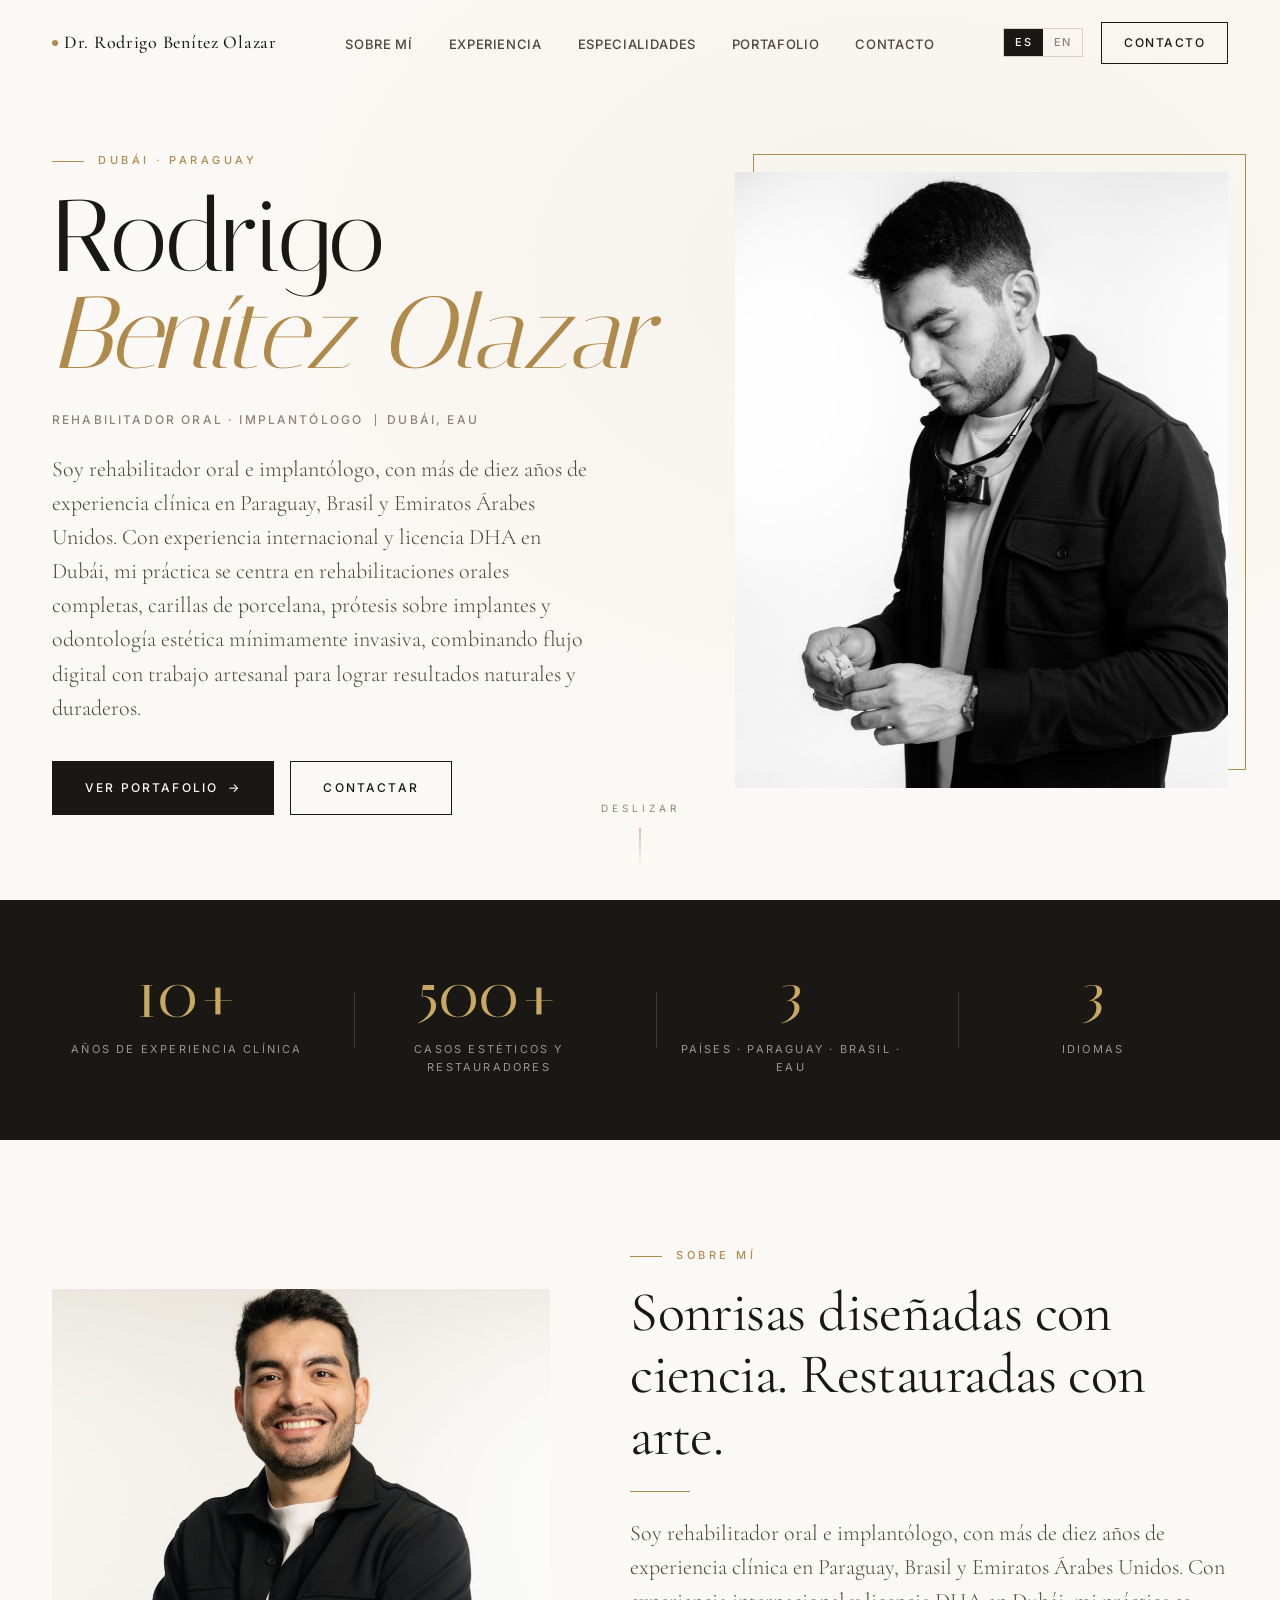
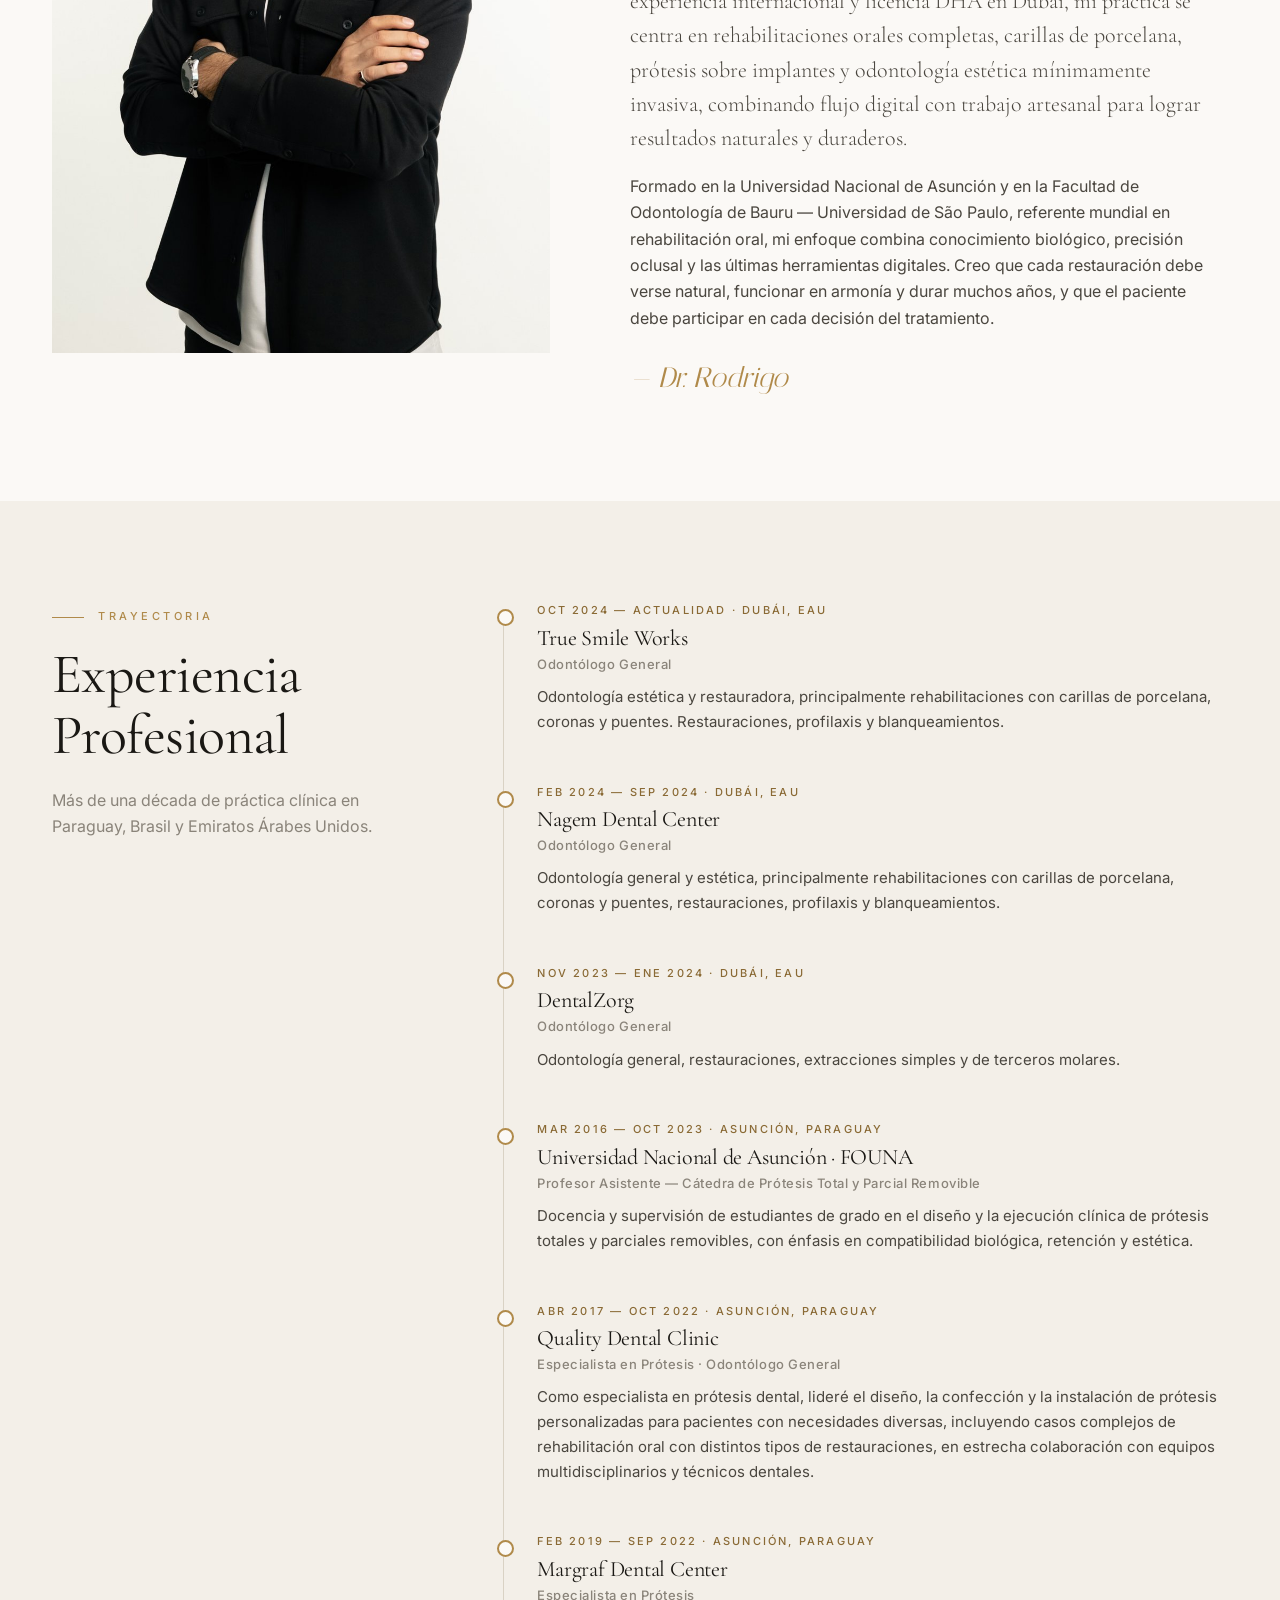
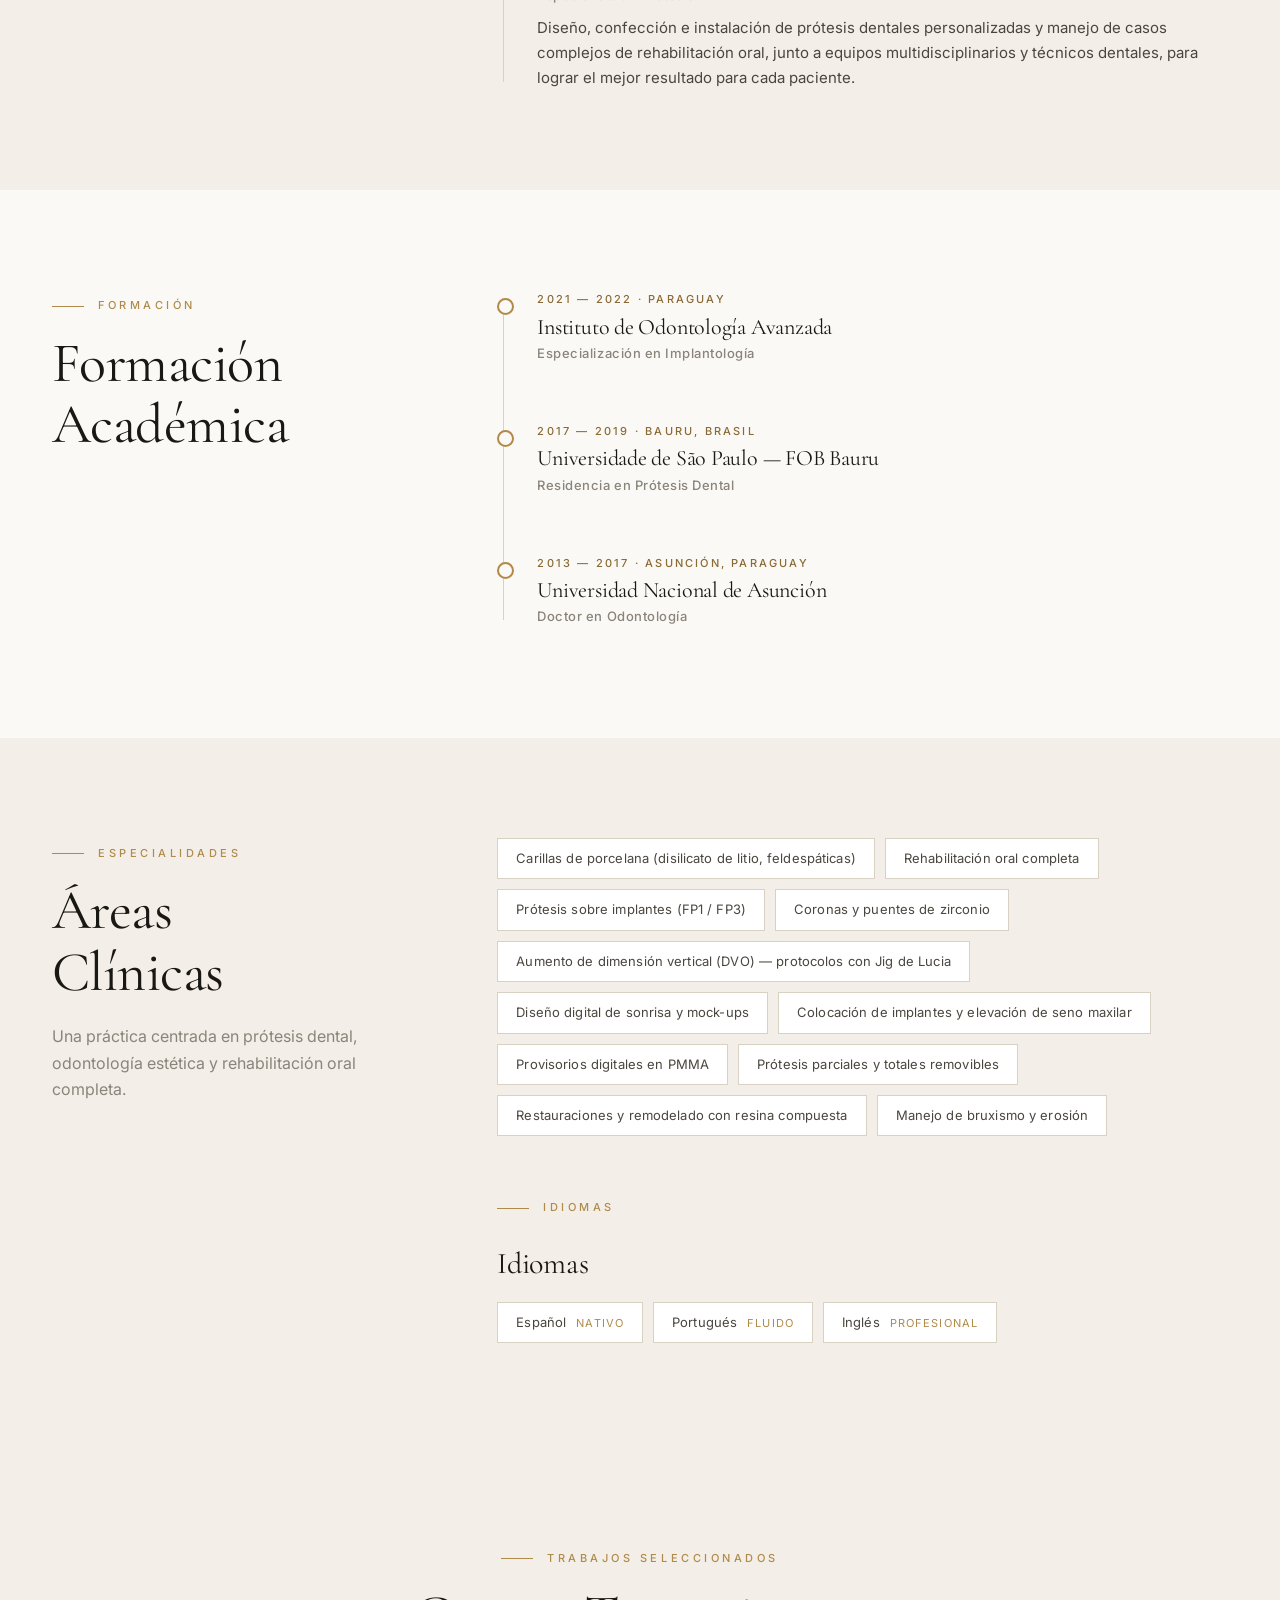
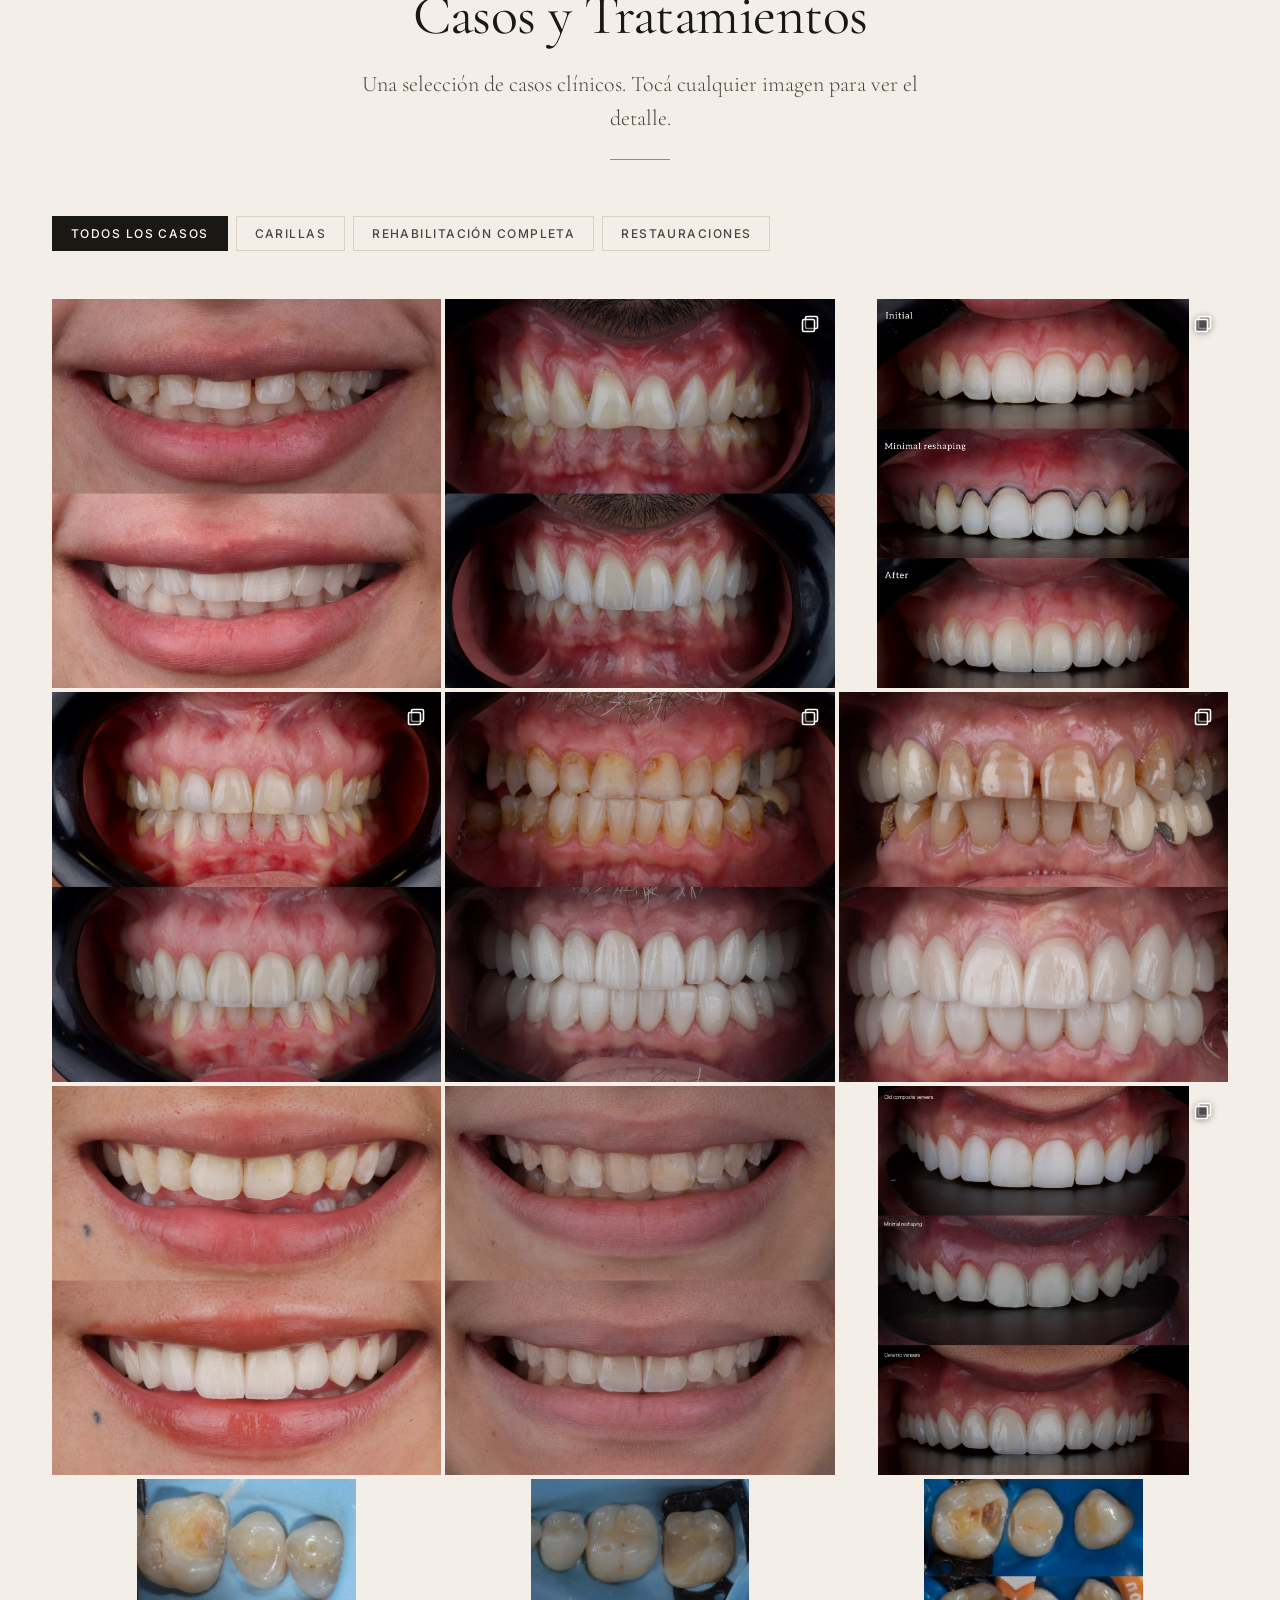
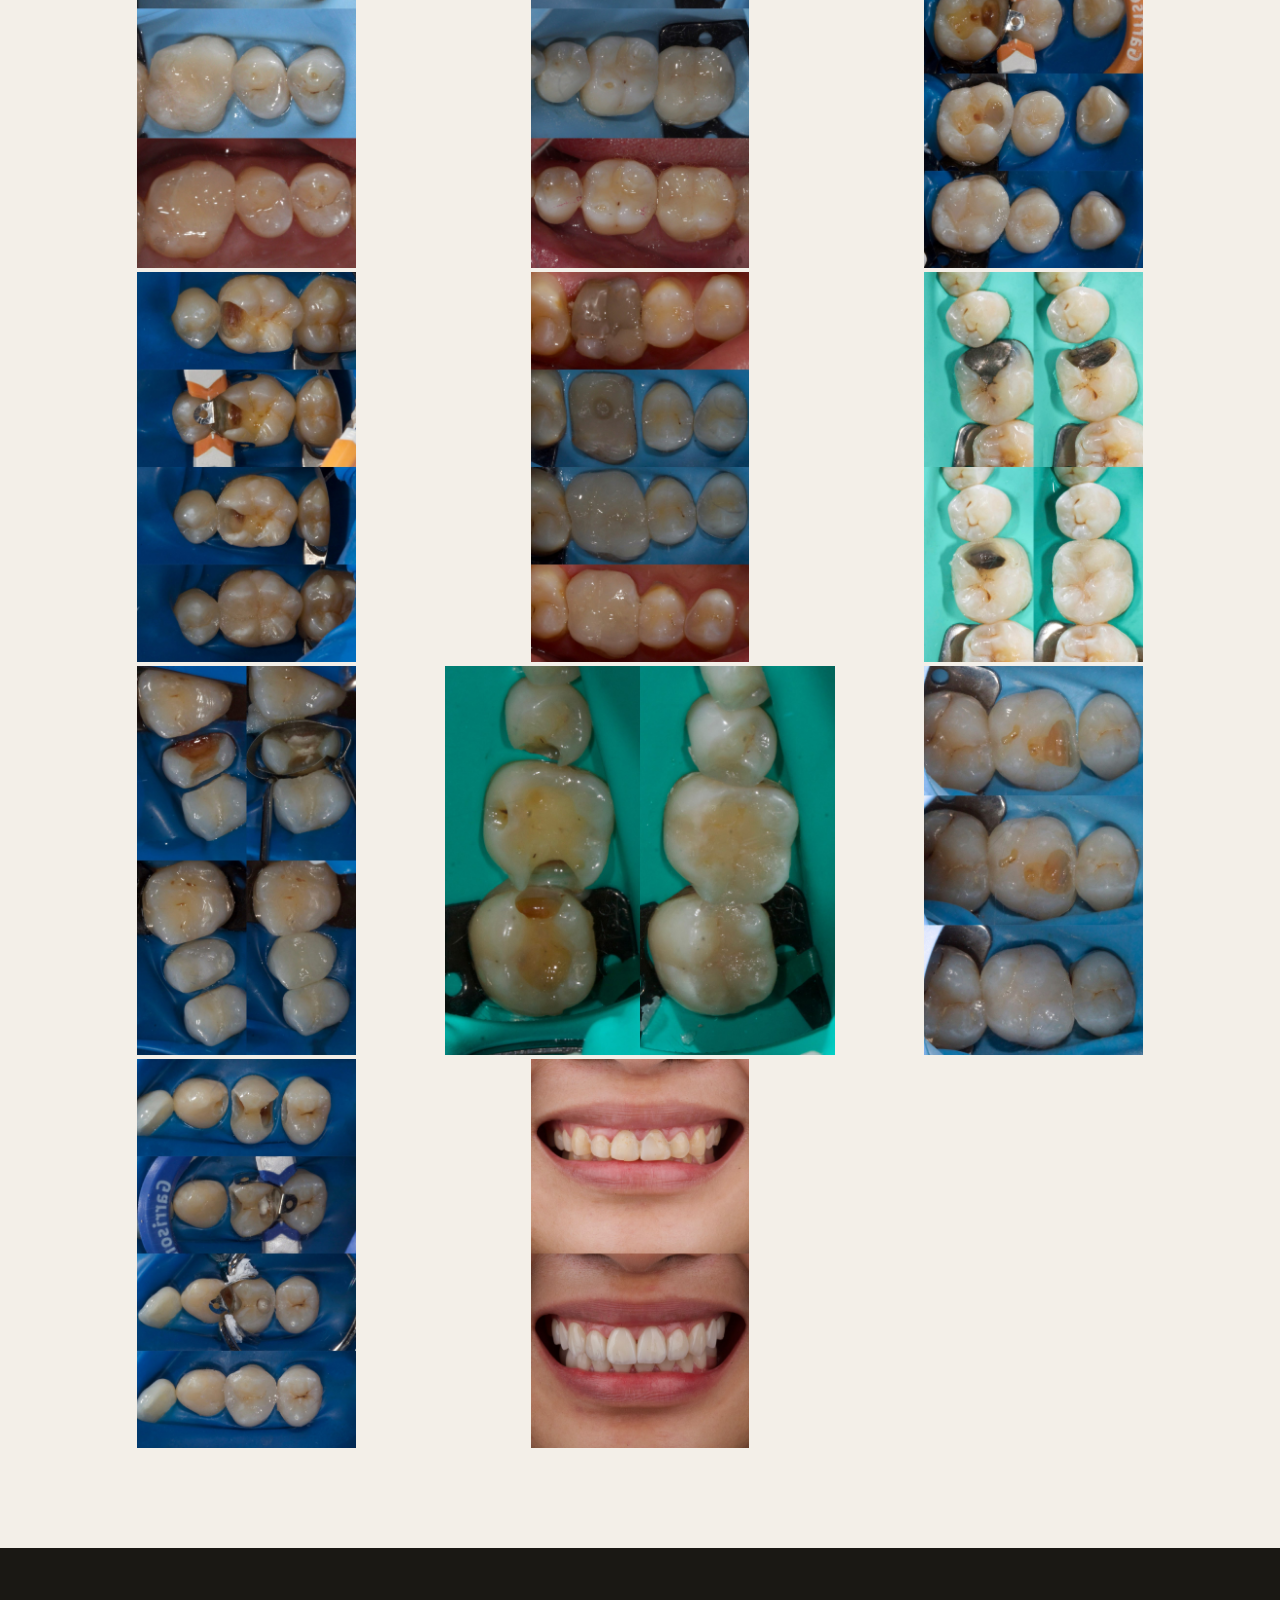
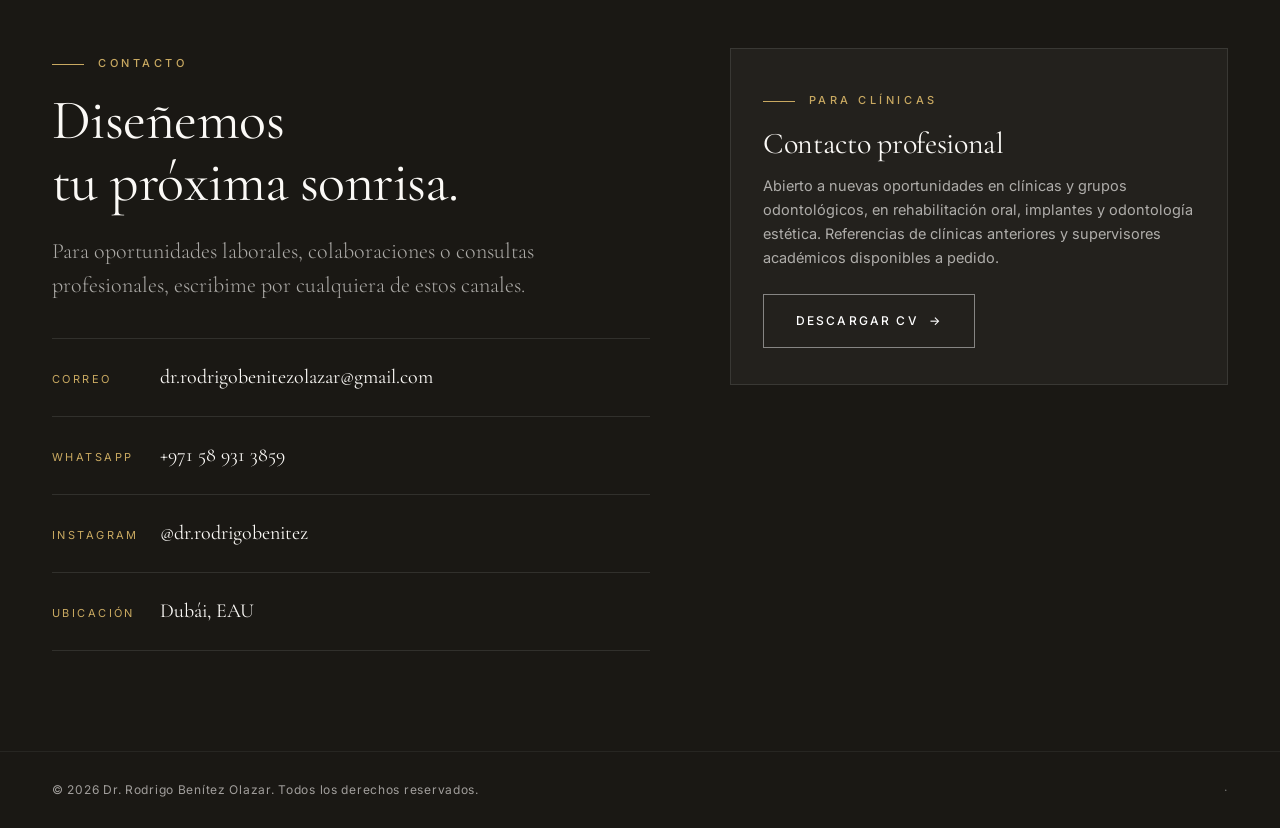
<file: index.html>
<!DOCTYPE html>
<html lang="es">
<head>
  <meta charset="UTF-8" />
  <meta name="viewport" content="width=device-width, initial-scale=1.0" />
  <meta name="theme-color" content="#1a1814" />
  <title>Dr. Rodrigo Benítez Olazar — Rehabilitador Oral · Implantólogo</title>
  <meta name="description" content="Rehabilitador oral e implantólogo paraguayo, con experiencia internacional y licencia DHA en Dubái. Carillas de porcelana, rehabilitación oral completa y prótesis sobre implantes." />
  <meta property="og:title" content="Dr. Rodrigo Benítez Olazar — Rehabilitador Oral · Implantólogo" />
  <meta property="og:description" content="Sonrisas diseñadas con ciencia. Restauradas con arte." />
  <meta property="og:image" content="assets/profile/cover-portrait.jpg" />
  <link rel="icon" type="image/svg+xml" href="data:image/svg+xml,%3Csvg xmlns='http://www.w3.org/2000/svg' viewBox='0 0 100 100'%3E%3Crect width='100' height='100' fill='%231a1814'/%3E%3Ctext x='50' y='68' font-family='Georgia,serif' font-size='62' fill='%23b08a4a' text-anchor='middle'%3ER%3C/text%3E%3C/svg%3E" />
  <link rel="stylesheet" href="css/styles.css?v=20261015-3" />
</head>
<body>

  <!-- ==================== NAV ==================== -->
  <header class="nav" id="nav">
    <div class="container nav-inner">
      <a href="#top" class="brand"><span class="dot"></span>Dr. Rodrigo Benítez Olazar</a>
      <nav>
        <ul class="nav-links">
          <li><a href="#about" data-i18n="nav.about">About</a></li>
          <li><a href="#experience" data-i18n="nav.experience">Experience</a></li>
          <li><a href="#skills" data-i18n="nav.skills">Skills</a></li>
          <li><a href="#portfolio" data-i18n="nav.portfolio">Portfolio</a></li>
          <li><a href="#contact" data-i18n="nav.contact">Contact</a></li>
        </ul>
      </nav>
      <div class="nav-right">
        <div class="lang-switch" role="group" aria-label="Idioma / Language">
          <button type="button" data-lang="es">ES</button><button type="button" data-lang="en">EN</button>
        </div>
        <a href="#contact" class="nav-cta" data-i18n="nav.cta">Get in touch</a>
      </div>
      <button class="menu-toggle" id="menuToggle" aria-label="Menu">
        <span></span><span></span><span></span>
      </button>
    </div>
    <div class="mobile-menu" id="mobileMenu">
      <a href="#about" data-i18n="nav.about">About</a>
      <a href="#experience" data-i18n="nav.experience">Experience</a>
      <a href="#skills" data-i18n="nav.skills">Skills</a>
      <a href="#portfolio" data-i18n="nav.portfolio">Portfolio</a>
      <a href="#contact" data-i18n="nav.contact">Contact</a>
      <div class="lang-switch" role="group" aria-label="Idioma / Language">
        <button type="button" data-lang="es">ES</button><button type="button" data-lang="en">EN</button>
      </div>
    </div>
  </header>

  <!-- ==================== HERO ==================== -->
  <section class="hero" id="top">
    <div class="container">
      <div class="hero-grid">
        <div class="hero-text reveal">
          <span class="eyebrow" data-edit="profile.eyebrow">Dubái · Paraguay</span>
          <h1>
            <span class="light" data-edit-fn="firstName">Rodrigo</span><br/>
            <span class="accent" data-edit-fn="lastName">Benítez Olazar</span>
          </h1>
          <div class="hero-meta">
            <span data-edit="profile.title">Rehabilitador Oral · Implantólogo</span>
            <span data-edit="profile.location">Dubái, EAU</span>
          </div>
          <p class="lead" data-edit="profile.intro">
            I am a DHA-licensed prosthodontist with over a decade of clinical experience...
          </p>
          <div class="hero-cta">
            <a href="#portfolio" class="btn btn-primary btn-arrow" data-i18n="hero.portfolio">View Portfolio</a>
            <a href="#contact" class="btn btn-ghost" data-i18n="hero.contact">Contact me</a>
          </div>
        </div>

        <div class="hero-portrait reveal">
          <div class="frame">
            <img src="assets/profile/cover-portrait.jpg" alt="Dr. Rodrigo Benítez Olazar" data-edit-img="hero" />
          </div>
        </div>
      </div>
    </div>
    <div class="scroll-hint" data-i18n="hero.scroll">Scroll</div>
  </section>

  <!-- ==================== STATS ==================== -->
  <section class="stats">
    <div class="container">
      <div class="stats-grid" id="statsGrid"></div>
    </div>
  </section>

  <!-- ==================== ABOUT ==================== -->
  <section id="about">
    <div class="container">
      <div class="about-grid">
        <div class="about-image reveal">
          <img src="assets/profile/about-portrait.jpg" alt="Dr. Rodrigo Benítez Olazar" data-edit-img="about" />
        </div>
        <div class="about-text reveal">
          <span class="eyebrow" data-i18n="about.eyebrow">About</span>
          <h2 data-edit="profile.tagline">Smiles designed with science. Restored with art.</h2>
          <div class="divider"></div>
          <p class="lead" data-edit="profile.intro">
            I am a DHA-licensed prosthodontist...
          </p>
          <p style="margin-top: 18px;" data-edit="profile.about"></p>
          <p class="signature" data-edit="profile.signature">— Dr. Rodrigo</p>
        </div>
      </div>
    </div>
  </section>

  <!-- ==================== EXPERIENCE ==================== -->
  <section id="experience" style="background: var(--bg-alt);">
    <div class="container">
      <div class="split">
        <div class="col-title">
          <span class="eyebrow" data-i18n="exp.eyebrow">Career</span>
          <h2 data-i18n="exp.title">Professional<br/>Experience</h2>
          <p class="muted" style="margin-top: 18px; max-width: 320px;" data-i18n="exp.desc">Over a decade of clinical practice across Paraguay, Brazil and the United Arab Emirates.</p>
        </div>
        <div class="col-content">
          <div class="timeline" id="experienceList"></div>
        </div>
      </div>
    </div>
  </section>

  <!-- ==================== EDUCATION ==================== -->
  <section id="education">
    <div class="container">
      <div class="split">
        <div class="col-title">
          <span class="eyebrow" data-i18n="edu.eyebrow">Education</span>
          <h2 data-i18n="edu.title">Academic<br/>Background</h2>
        </div>
        <div class="col-content">
          <div class="timeline" id="educationList"></div>
        </div>
      </div>
    </div>
  </section>

  <!-- ==================== SKILLS & LANGUAGES ==================== -->
  <section id="skills" style="background: var(--bg-alt);">
    <div class="container">
      <div class="split">
        <div class="col-title">
          <span class="eyebrow" data-i18n="skills.eyebrow">Expertise</span>
          <h2 data-i18n="skills.title">Clinical<br/>Skills</h2>
          <p class="muted" style="margin-top: 18px; max-width: 320px;" data-i18n="skills.desc">A focused practice anchored in prosthodontics, aesthetic dentistry and full-mouth rehabilitation.</p>
        </div>
        <div class="col-content">
          <div class="tags" id="skillsList"></div>

          <div style="margin-top: 56px;">
            <span class="eyebrow" data-i18n="lang.eyebrow">Languages</span>
            <h3 style="margin-bottom: 22px; margin-top: 12px;" data-i18n="lang.title">Spoken</h3>
            <div class="tags" id="languagesList"></div>
          </div>
        </div>
      </div>
    </div>
  </section>

  <!-- ==================== PORTFOLIO ==================== -->
  <section id="portfolio" class="portfolio">
    <div class="container">
      <div class="center" style="margin-bottom: 56px;">
        <span class="eyebrow" data-i18n="port.eyebrow">Selected Work</span>
        <h2 data-i18n="port.title">Cases &amp; Treatments</h2>
        <p class="lead" style="max-width: 620px; margin: 18px auto 0;" data-i18n="port.desc">A curated selection of clinical cases. Tap any image to view details.</p>
        <div class="divider center-d"></div>
      </div>

      <div class="case-filter" id="caseFilter"></div>
      <div class="case-grid case-grid-square" id="caseGrid"></div>
    </div>
  </section>

  <!-- ==================== CONTACT ==================== -->
  <section id="contact" class="contact">
    <div class="container">
      <div class="contact-grid">
        <div>
          <span class="eyebrow" data-i18n="contact.eyebrow">Get in touch</span>
          <h2 data-i18n="contact.title">Let's design<br/>your next smile.</h2>
          <p class="lead" style="margin-top: 14px;" data-i18n="contact.desc">For consultations, professional inquiries or collaboration opportunities, please reach out via any of the channels below.</p>

          <ul class="contact-list">
            <li><span class="ico" data-i18n="contact.email">Email</span><a class="val" id="cEmail" href="mailto:dr.rodrigobenitezolazar@gmail.com">dr.rodrigobenitezolazar@gmail.com</a></li>
            <li><span class="ico" data-i18n="contact.whatsapp">WhatsApp</span><a class="val" id="cPhone" href="https://wa.me/971589313859" target="_blank" rel="noopener">+971 58 931 3859</a></li>
            <li><span class="ico" data-i18n="contact.instagram">Instagram</span><a class="val" id="cIg" href="https://www.instagram.com/dr.rodrigobenitez/" target="_blank" rel="noopener">@dr.rodrigobenitez</a></li>
            <li><span class="ico" data-i18n="contact.location">Location</span><span class="val" id="cLoc">—</span></li>
          </ul>
        </div>
        <div class="contact-side">
          <span class="eyebrow" data-i18n="side.eyebrow">For clinics</span>
          <h3 data-i18n="side.title">Professional contact</h3>
          <p data-i18n="side.desc"></p>
          <div style="margin-top: 24px;">
            <a href="assets/cv/CV-Rodrigo-Benitez-Olazar-ES.pdf" download id="downloadCv" class="btn btn-ghost btn-arrow" style="border-color: rgba(255,255,255,.45); color: white;" data-i18n="side.cv">Descargar CV</a>
          </div>
        </div>
      </div>
    </div>
  </section>

  <!-- ==================== FOOTER ==================== -->
  <footer>
    <div class="container">
      <div>© <span id="year"></span> Dr. Rodrigo Benítez Olazar. <span data-i18n="footer.rights">All rights reserved.</span></div>
      <div><a href="admin.html" style="color: rgba(255,255,255,.4);">·</a></div>
    </div>
  </footer>

  <!-- ==================== LIGHTBOX (carousel) ==================== -->
  <div class="lightbox" id="lightbox" aria-hidden="true">
    <button class="lb-close" id="lbClose" aria-label="Close">×</button>
    <button class="lb-nav lb-prev" id="lbPrev" aria-label="Previous">‹</button>
    <button class="lb-nav lb-next" id="lbNext" aria-label="Next">›</button>
    <div class="lb-stage" id="lbStage">
      <div class="lb-track" id="lbTrack"></div>
    </div>
    <div class="lb-meta">
      <div class="lb-cat" id="lbCat">—</div>
      <div class="lb-dots" id="lbDots"></div>
      <div class="lb-counter" id="lbCounter">1 / 1</div>
    </div>
  </div>

  <!-- Admin badge -->
  <div class="admin-badge" id="adminBadge">Admin mode · <a href="#" id="adminExit" style="color:white;text-decoration:underline;margin-left:6px;">Exit</a></div>

  <script src="data/content.js?v=20261015-3"></script>
  <script src="js/i18n.js?v=20261015-3"></script>
  <script src="js/main.js?v=20261015-3"></script>
</body>
</html>
</file>
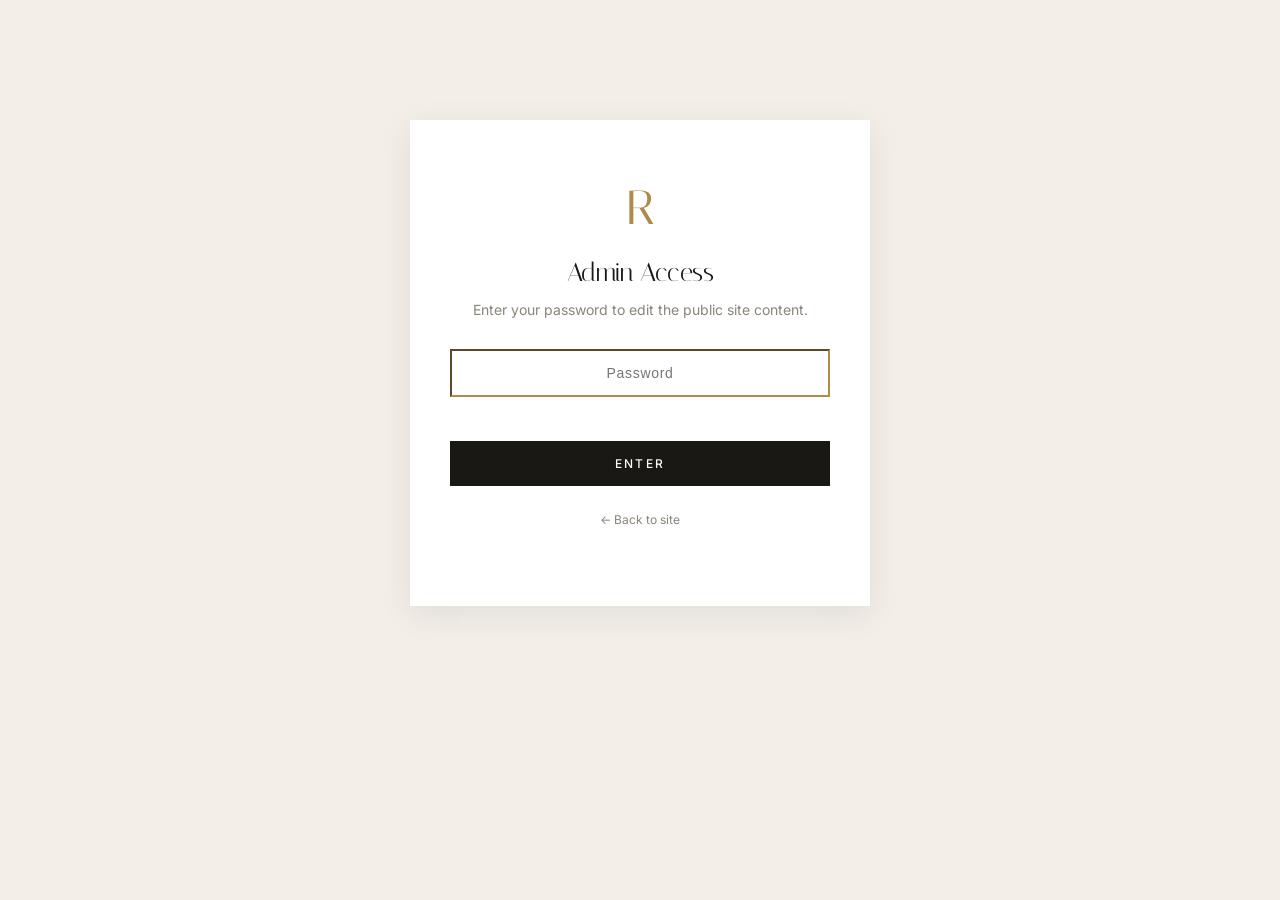
<file: admin.html>
<!DOCTYPE html>
<html lang="en">
<head>
  <meta charset="UTF-8" />
  <meta name="viewport" content="width=device-width, initial-scale=1.0" />
  <title>Admin · Dr. Rodrigo Benítez Olazar</title>
  <link rel="stylesheet" href="css/styles.css" />
  <style>
    body { background: var(--bg-alt); padding: 40px 0; }
    .admin-wrap { max-width: 980px; margin: 0 auto; padding: 0 22px; }
    .admin-card {
      background: white;
      padding: 40px 44px;
      box-shadow: var(--shadow-md);
      margin-bottom: 24px;
    }
    .admin-card h2 { font-size: 28px; margin-bottom: 20px; }
    .admin-row {
      display: grid;
      grid-template-columns: 200px 1fr;
      gap: 20px;
      align-items: start;
      padding: 14px 0;
      border-bottom: 1px solid var(--line);
    }
    .admin-row:last-child { border-bottom: 0; }
    .admin-row label {
      font-size: 12px;
      letter-spacing: 0.18em;
      text-transform: uppercase;
      color: var(--ink-mute);
      font-weight: 500;
      padding-top: 8px;
    }
    input[type="text"], input[type="email"], input[type="tel"], textarea, select {
      width: 100%;
      padding: 10px 12px;
      border: 1px solid var(--line);
      background: white;
      font-family: var(--sans);
      font-size: 14px;
      color: var(--ink);
      transition: border-color .2s;
    }
    input:focus, textarea:focus { outline: none; border-color: var(--gold); }
    textarea { resize: vertical; min-height: 80px; line-height: 1.5; }
    .admin-row.full { grid-template-columns: 1fr; }
    .admin-actions {
      display: flex;
      gap: 14px;
      margin-top: 24px;
      flex-wrap: wrap;
    }
    .login-screen {
      max-width: 460px;
      margin: 80px auto;
      padding: 48px 40px;
      background: white;
      box-shadow: var(--shadow-md);
      text-align: center;
    }
    .login-screen .logo {
      font-family: var(--display);
      font-size: 48px;
      color: var(--gold);
      margin-bottom: 14px;
    }
    .login-screen h1 { font-size: 26px; margin-bottom: 12px; }
    .login-screen p { color: var(--ink-mute); margin-bottom: 28px; font-size: 14px; }
    .login-screen input {
      width: 100%;
      padding: 14px 16px;
      font-size: 14px;
      letter-spacing: 0.05em;
      margin-bottom: 18px;
      text-align: center;
    }
    .login-screen .btn { width: 100%; justify-content: center; padding: 14px; }
    .err { color: #c4434a; font-size: 13px; margin-top: -8px; margin-bottom: 18px; min-height: 16px; }
    .item-card {
      background: var(--bg-alt);
      padding: 20px 22px;
      margin-bottom: 14px;
      position: relative;
      border-left: 3px solid var(--gold);
    }
    .item-card .remove {
      position: absolute;
      top: 12px;
      right: 12px;
      width: 26px; height: 26px;
      background: transparent;
      border: 1px solid var(--line);
      color: var(--ink-mute);
      font-size: 14px;
      border-radius: 50%;
    }
    .item-card .remove:hover { border-color: #c4434a; color: #c4434a; }
    .add-btn {
      padding: 10px 18px;
      border: 1px dashed var(--line);
      background: transparent;
      color: var(--ink-mute);
      font-size: 12px;
      letter-spacing: 0.16em;
      text-transform: uppercase;
      width: 100%;
      transition: all .2s;
    }
    .add-btn:hover { border-color: var(--gold); color: var(--gold); border-style: solid; }
    .toast {
      position: fixed;
      bottom: 30px; right: 30px;
      background: var(--ink); color: white;
      padding: 14px 22px;
      font-size: 13px;
      box-shadow: var(--shadow-lg);
      transform: translateY(100px);
      transition: transform .3s var(--transition);
      z-index: 200;
    }
    .toast.show { transform: translateY(0); }
    .toast.error { background: #c4434a; }
    .preview-link {
      display: inline-block;
      font-size: 12px;
      color: var(--gold);
      letter-spacing: 0.15em;
      text-transform: uppercase;
      margin-top: 6px;
    }
    .help-text { font-size: 12.5px; color: var(--ink-mute); margin-top: 6px; line-height: 1.5; }
    .image-edit { display: flex; gap: 14px; align-items: center; }
    .image-edit img { width: 80px; height: 80px; object-fit: cover; }
    .tabs {
      display: flex;
      gap: 0;
      margin-bottom: 24px;
      border-bottom: 1px solid var(--line);
    }
    .tab {
      padding: 14px 22px;
      font-size: 12px;
      letter-spacing: 0.15em;
      text-transform: uppercase;
      color: var(--ink-mute);
      border-bottom: 2px solid transparent;
      margin-bottom: -1px;
      cursor: pointer;
      font-weight: 500;
    }
    .tab.active { color: var(--ink); border-bottom-color: var(--gold); }
    .tab-pane { display: none; }
    .tab-pane.active { display: block; }
  </style>
</head>
<body>

  <!-- Login screen -->
  <div id="loginScreen" class="login-screen">
    <div class="logo">R</div>
    <h1>Admin Access</h1>
    <p>Enter your password to edit the public site content.</p>
    <input type="password" id="pwd" placeholder="Password" autocomplete="current-password" />
    <div class="err" id="loginErr"></div>
    <button class="btn btn-primary" id="loginBtn">Enter</button>
    <p style="margin-top: 24px; font-size: 12px;"><a href="index.html" style="color: var(--ink-mute);">← Back to site</a></p>
  </div>

  <!-- Editor screen -->
  <div id="editorScreen" class="admin-wrap" style="display:none;">

    <div class="admin-card">
      <div style="display:flex; justify-content: space-between; align-items: center; flex-wrap: wrap; gap: 18px;">
        <div>
          <h2 style="margin:0;">Content Editor</h2>
          <p class="muted" style="margin-top: 6px; font-size: 13px;">Changes are saved locally to your browser. Use <strong>Export JSON</strong> to update the published site.</p>
        </div>
        <div class="admin-actions" style="margin: 0;">
          <button class="btn btn-ghost" id="previewBtn">Preview site</button>
          <button class="btn btn-primary" id="saveBtn">Save changes</button>
          <button class="btn btn-ghost" id="exportBtn">Export JSON</button>
          <button class="btn btn-ghost" id="logoutBtn" style="border-color: #c4434a; color: #c4434a;">Log out</button>
        </div>
      </div>

      <p class="help-text" style="margin-top: 18px;">
        <strong>How publishing works:</strong> after editing, click <em>Save</em> to preview your changes locally,
        then <em>Export JSON</em> to download an updated <code>content.json</code>. Replace the file in
        <code>data/content.json</code> in your repository and commit — GitHub Pages will update automatically.
      </p>
    </div>

    <div class="admin-card">
      <div class="tabs" id="tabs">
        <div class="tab active" data-tab="profile">Profile</div>
        <div class="tab" data-tab="experience">Experience</div>
        <div class="tab" data-tab="education">Education</div>
        <div class="tab" data-tab="skills">Skills · Languages</div>
        <div class="tab" data-tab="cases">Cases</div>
        <div class="tab" data-tab="stats">Stats</div>
      </div>

      <!-- Profile tab -->
      <div class="tab-pane active" data-pane="profile">
        <div class="admin-row"><label>Full name</label><input type="text" data-bind="profile.name" /></div>
        <div class="admin-row"><label>Title</label><input type="text" data-bind="profile.title" /></div>
        <div class="admin-row"><label>Subtitle</label><input type="text" data-bind="profile.subtitle" /></div>
        <div class="admin-row"><label>Tagline (hero)</label><input type="text" data-bind="profile.tagline" /></div>
        <div class="admin-row"><label>Intro paragraph</label><textarea data-bind="profile.intro" rows="5"></textarea></div>
        <div class="admin-row"><label>Email</label><input type="email" data-bind="profile.email" /></div>
        <div class="admin-row"><label>Phone</label><input type="tel" data-bind="profile.phone" /></div>
        <div class="admin-row"><label>Instagram handle</label><input type="text" data-bind="profile.instagram" /></div>
        <div class="admin-row"><label>Instagram URL</label><input type="text" data-bind="profile.instagramUrl" /></div>
        <div class="admin-row"><label>Location</label><input type="text" data-bind="profile.location" /></div>
        <div class="admin-row"><label>License</label><input type="text" data-bind="profile.license" /></div>
        <div class="admin-row"><label>Nationality</label><input type="text" data-bind="profile.nationality" /></div>
      </div>

      <!-- Experience tab -->
      <div class="tab-pane" data-pane="experience">
        <div id="experienceList"></div>
        <button class="add-btn" id="addExperience">+ Add experience</button>
      </div>

      <!-- Education tab -->
      <div class="tab-pane" data-pane="education">
        <div id="educationList"></div>
        <button class="add-btn" id="addEducation">+ Add education</button>
      </div>

      <!-- Skills/Languages tab -->
      <div class="tab-pane" data-pane="skills">
        <h3 style="margin-bottom: 12px;">Skills</h3>
        <p class="help-text" style="margin-bottom: 16px;">One skill per line.</p>
        <textarea id="skillsTextarea" rows="14" style="width:100%;"></textarea>

        <h3 style="margin: 30px 0 12px;">Languages</h3>
        <p class="help-text" style="margin-bottom: 16px;">Format: <code>Name | Level</code> (e.g., <code>English | Professional</code>). One per line.</p>
        <textarea id="langsTextarea" rows="6" style="width:100%;"></textarea>
      </div>

      <!-- Cases tab -->
      <div class="tab-pane" data-pane="cases">
        <p class="help-text" style="margin-bottom: 18px;">
          To update images, place new files in the <code>assets/cases/</code> folder of your repo (e.g. <code>case-22-before.jpg</code>) and reference them below.
          Drag the cards or use ↑↓ buttons to reorder.
        </p>
        <div id="casesList"></div>
        <button class="add-btn" id="addCase">+ Add case</button>
      </div>

      <!-- Stats tab -->
      <div class="tab-pane" data-pane="stats">
        <div id="statsList"></div>
        <button class="add-btn" id="addStat">+ Add stat</button>
      </div>
    </div>
  </div>

  <div class="toast" id="toast"></div>

  <script src="data/content.js"></script>
  <script src="js/admin.js"></script>
</body>
</html>
</file>
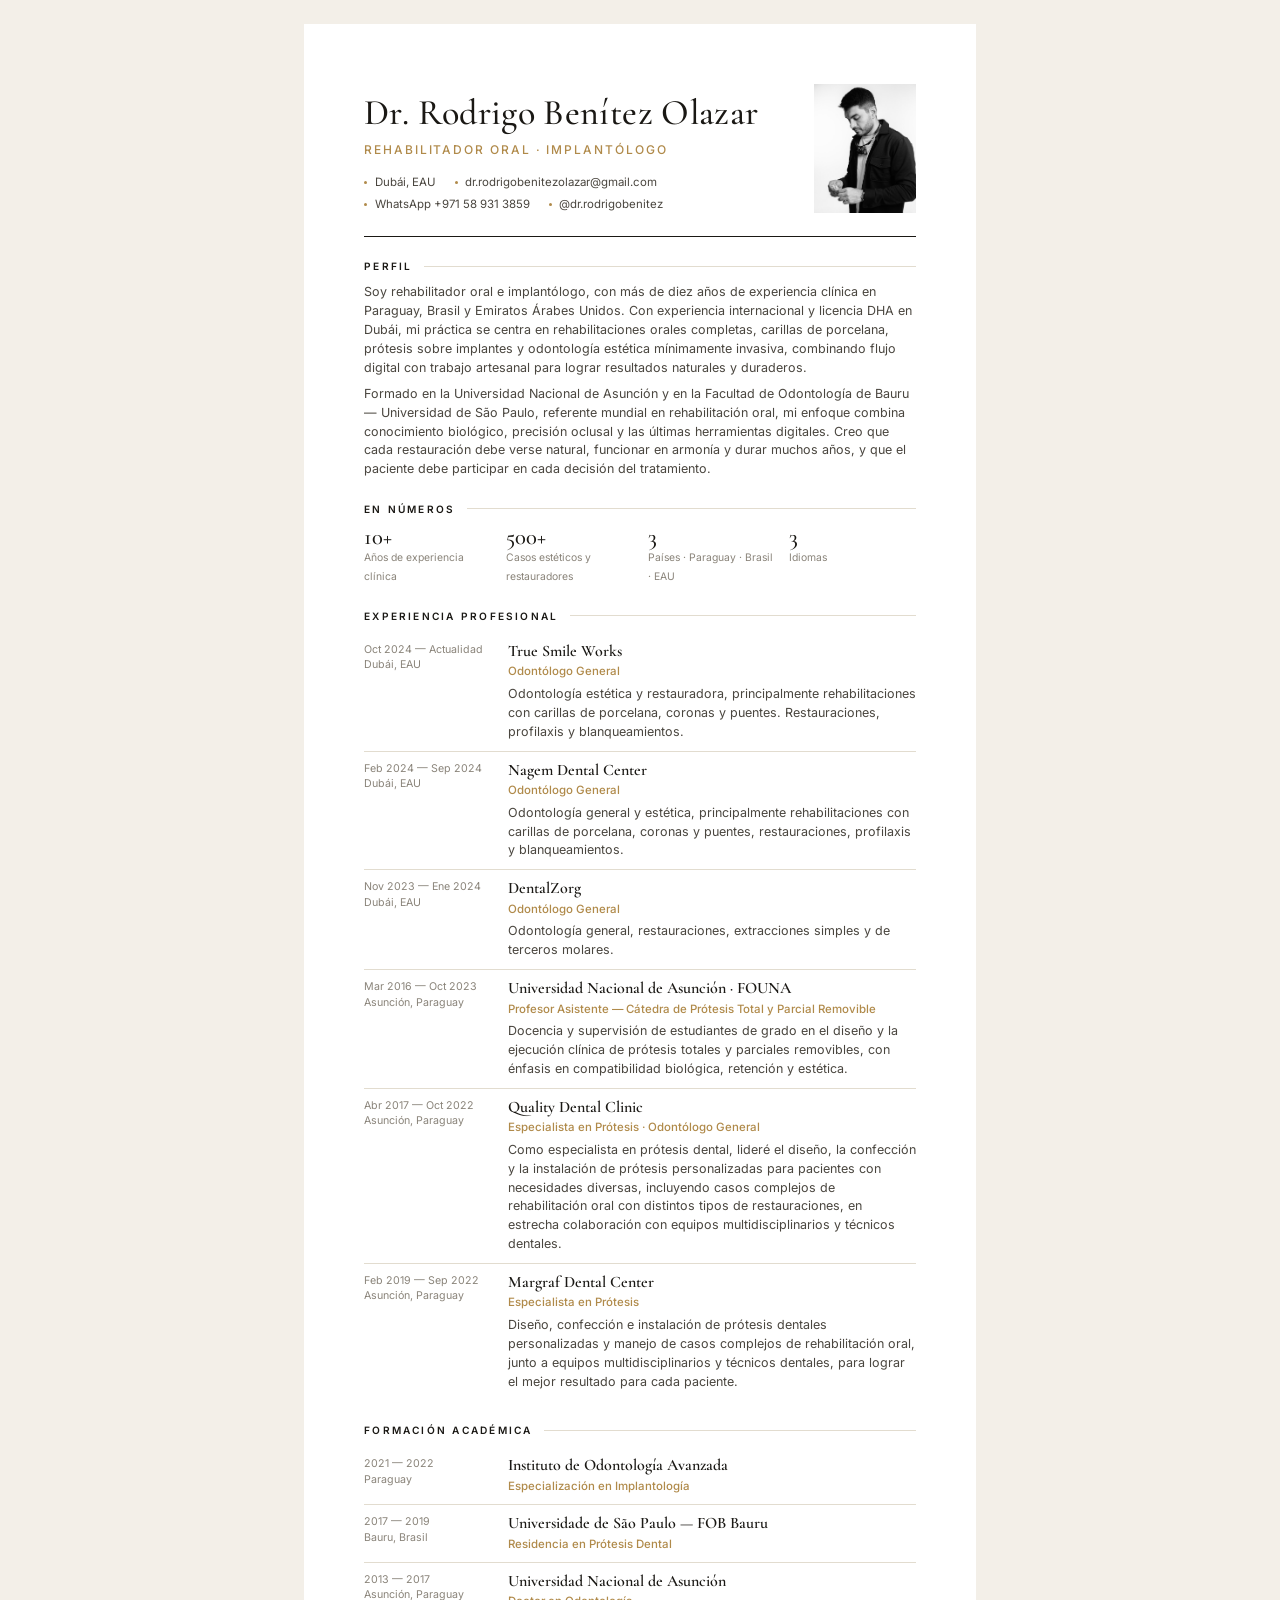
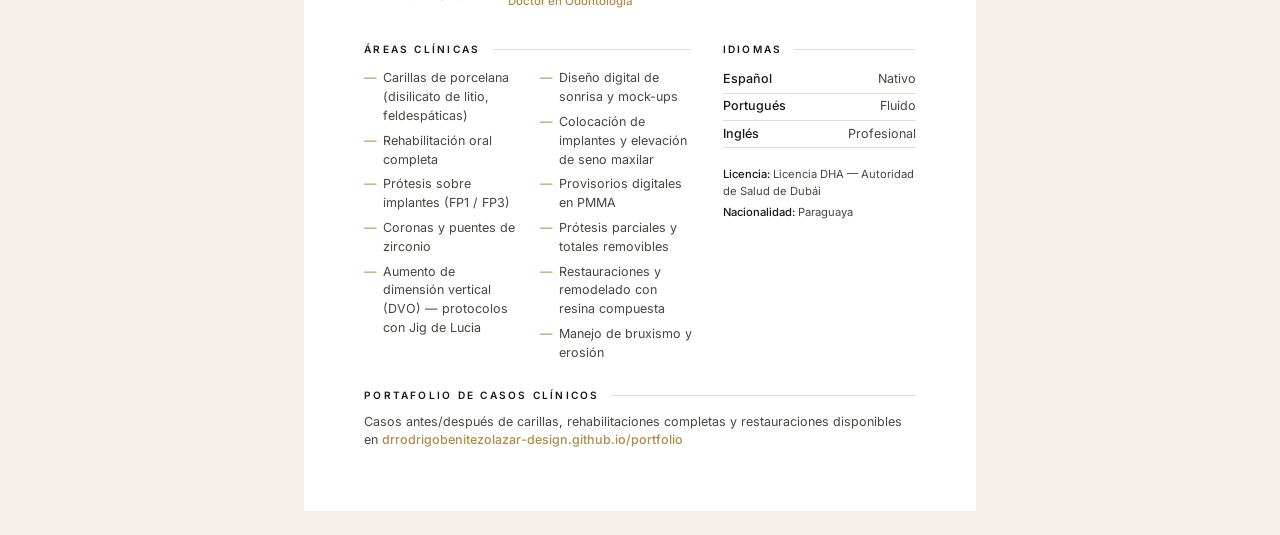
<file: cv.html>
<!DOCTYPE html>
<html lang="es">
<head>
  <meta charset="UTF-8" />
  <meta name="viewport" content="width=device-width, initial-scale=1.0" />
  <meta name="robots" content="noindex" />
  <title>CV — Dr. Rodrigo Benítez Olazar</title>
  <!-- Printable CV. Source for the PDFs in assets/cv/ (rebuild with tools/build-cv.sh). -->
  <link rel="preconnect" href="https://fonts.googleapis.com" />
  <link href="https://fonts.googleapis.com/css2?family=Cormorant+Garamond:wght@400;500;600&family=Inter:wght@300;400;500;600&display=swap" rel="stylesheet" />
  <style>
    @page { size: A4; margin: 16mm 16mm 14mm; }
    :root {
      --ink: #1a1814;
      --soft: #4a463f;
      --mute: #8a847a;
      --line: #e2dccf;
      --gold: #b08a4a;
      --serif: 'Cormorant Garamond', Georgia, serif;
      --sans: 'Inter', -apple-system, system-ui, sans-serif;
    }
    * { box-sizing: border-box; margin: 0; padding: 0; }
    body {
      font: 400 9.4pt/1.5 var(--sans);
      color: var(--soft);
      background: #fff;
      -webkit-print-color-adjust: exact;
      print-color-adjust: exact;
    }
    .page { max-width: 178mm; margin: 0 auto; }
    @media screen { body { background: #f3efe8; } .page { background: #fff; padding: 16mm; margin: 24px auto; } }
    a { color: inherit; text-decoration: none; }

    header {
      display: grid;
      grid-template-columns: 1fr auto;
      gap: 8mm;
      align-items: end;
      padding-bottom: 6mm;
      border-bottom: 1px solid var(--ink);
    }
    h1 {
      font: 500 27pt/1.05 var(--serif);
      color: var(--ink);
      letter-spacing: 0.01em;
    }
    .title { margin-top: 2.5mm; font-size: 9pt; letter-spacing: 0.16em; text-transform: uppercase; color: var(--gold); font-weight: 500; }
    .contact { margin-top: 4mm; display: flex; flex-wrap: wrap; gap: 1.2mm 5mm; font-size: 8.6pt; }
    .contact span::before { content: ''; display: inline-block; width: 3px; height: 3px; border-radius: 50%; background: var(--gold); margin: 0 2mm 1.4pt 0; }
    .photo { width: 27mm; height: 34mm; object-fit: cover; object-position: center 25%; }

    section { margin-top: 6.5mm; }
    h2 {
      font: 600 7.6pt/1 var(--sans);
      letter-spacing: 0.22em;
      text-transform: uppercase;
      color: var(--ink);
      display: flex;
      align-items: center;
      gap: 3mm;
      margin-bottom: 3.2mm;
    }
    h2::after { content: ''; flex: 1; height: 1px; background: var(--line); }

    .profile p + p { margin-top: 2mm; }
    .stats { display: grid; grid-template-columns: repeat(4, 1fr); gap: 4mm; }
    .stat b { display: block; font: 500 17pt/1 var(--serif); color: var(--ink); }
    .stat small { font-size: 7.8pt; color: var(--mute); }

    .item { display: grid; grid-template-columns: 34mm 1fr; gap: 4mm; padding: 2.4mm 0; break-inside: avoid; }
    .item + .item { border-top: 1px solid var(--line); }
    .when { font-size: 8pt; color: var(--mute); line-height: 1.45; }
    .what h3 { font: 600 12pt/1.2 var(--serif); color: var(--ink); }
    .what .role { font-size: 8.6pt; color: var(--gold); font-weight: 500; margin-top: 0.6mm; }
    .what p { margin-top: 1.2mm; }

    .cols { display: grid; grid-template-columns: 1.7fr 1fr; gap: 8mm; }
    ul.skills { list-style: none; columns: 2; column-gap: 6mm; }
    ul.skills li { padding: 0.8mm 0 0.8mm 5mm; position: relative; break-inside: avoid; }
    ul.skills li::before { content: '—'; position: absolute; left: 0; color: var(--gold); }
    .langs div { display: flex; justify-content: space-between; padding: 1mm 0; border-bottom: 1px solid var(--line); }
    .langs b { font-weight: 500; color: var(--ink); }
    .meta { margin-top: 4mm; font-size: 8.4pt; }
    .meta div { padding: 0.6mm 0; }
    .meta b { color: var(--ink); font-weight: 500; }
    .portfolio a { color: var(--gold); font-weight: 500; }
  </style>
</head>
<body>
  <div class="page" id="cv"></div>

  <script src="data/content.js"></script>
  <script src="js/i18n.js"></script>
  <script>
    const lang = getLang();
    const c = localize(window.SITE_CONTENT, lang);
    const p = c.profile;
    const T = k => t(lang, k);
    const esc = s => String(s || '').replace(/[&<>"]/g, ch => ({ '&': '&amp;', '<': '&lt;', '>': '&gt;', '"': '&quot;' }[ch]));
    const site = p.website || '';
    document.documentElement.lang = lang;

    const timeline = items => items.map(i => `
      <div class="item">
        <div class="when"><span style="white-space:nowrap">${esc(i.from)}${i.to ? ' — ' + esc(i.to) : ''}</span><br/>${esc(i.city)}</div>
        <div class="what">
          <h3>${esc(i.place)}</h3>
          <div class="role">${esc(i.role || i.degree)}</div>
          ${i.summary ? `<p>${esc(i.summary)}</p>` : ''}
        </div>
      </div>`).join('');

    document.getElementById('cv').innerHTML = `
      <header>
        <div>
          <h1>${esc(p.name)}</h1>
          <div class="title">${esc(p.title)}</div>
          <div class="contact">
            <span>${esc(p.location)}</span>
            <span><a href="mailto:${esc(p.email)}">${esc(p.email)}</a></span>
            <span><a href="${whatsappUrl(p.phone)}">WhatsApp ${esc(p.phone)}</a></span>
            <span><a href="${esc(p.instagramUrl)}">@${esc(p.instagram)}</a></span>
          </div>
        </div>
        <img class="photo" src="assets/profile/cover-portrait.jpg" alt="" />
      </header>

      <section class="profile">
        <h2>${T('cv.profile')}</h2>
        <p>${esc(p.intro)}</p>
        <p>${esc(p.about)}</p>
      </section>

      <section>
        <h2>${T('cv.highlights')}</h2>
        <div class="stats">${c.stats.map(s => `<div class="stat"><b>${esc(s.value)}</b><small>${esc(s.label)}</small></div>`).join('')}</div>
      </section>

      <section>
        <h2>${T('cv.experience')}</h2>
        ${timeline(c.experience)}
      </section>

      <section>
        <h2>${T('cv.education')}</h2>
        ${timeline(c.education)}
      </section>

      <section class="cols">
        <div>
          <h2>${T('cv.skills')}</h2>
          <ul class="skills">${c.skills.map(s => `<li>${esc(s)}</li>`).join('')}</ul>
        </div>
        <div>
          <h2>${T('cv.languages')}</h2>
          <div class="langs">${c.languages.map(l => `<div><b>${esc(l.name)}</b><span>${esc(l.level)}</span></div>`).join('')}</div>
          <div class="meta">
            <div><b>${T('cv.license')}:</b> ${esc(p.license)}</div>
            <div><b>${T('cv.nationality')}:</b> ${esc(p.nationality)}</div>
          </div>
        </div>
      </section>

      <section class="portfolio">
        <h2>${T('cv.portfolio')}</h2>
        <p>${T('cv.portfolioDesc')} <a href="${esc(site)}">${esc(site.replace(/^https?:\/\//, '').replace(/\/$/, ''))}</a></p>
      </section>
    `;
  </script>
</body>
</html>
</file>
<file: css/styles.css>
/* =========================================================
   Dr. Rodrigo Benítez Olazar — Portfolio & CV
   Minimalist · Editorial · Premium
   ========================================================= */

@import url('https://fonts.googleapis.com/css2?family=Cormorant+Garamond:wght@300;400;500;600;700&family=Inter:wght@300;400;500;600&family=Italiana&display=swap');

:root {
  --bg: #fbf9f6;
  --bg-alt: #f3efe8;
  --bg-dark: #1a1814;
  --ink: #1a1814;
  --ink-soft: #4a463f;
  --ink-mute: #8a847a;
  --line: #d9d2c4;
  --gold: #b08a4a;
  --gold-light: #c9a961;
  --gold-dark: #8a6a35;
  --serif: 'Cormorant Garamond', 'Playfair Display', Georgia, serif;
  --display: 'Italiana', 'Cormorant Garamond', serif;
  --sans: 'Inter', -apple-system, BlinkMacSystemFont, system-ui, sans-serif;
  --maxw: 1240px;
  --shadow-sm: 0 1px 2px rgba(0,0,0,.04), 0 4px 12px rgba(0,0,0,.04);
  --shadow-md: 0 8px 32px rgba(0,0,0,.08);
  --shadow-lg: 0 24px 64px rgba(0,0,0,.12);
  --radius: 2px;
  --transition: cubic-bezier(.2,.7,.2,1);
}

* { box-sizing: border-box; margin: 0; padding: 0; }

html { scroll-behavior: smooth; -webkit-font-smoothing: antialiased; }

body {
  font-family: var(--sans);
  font-size: 16px;
  line-height: 1.65;
  color: var(--ink);
  background: var(--bg);
  overflow-x: hidden;
}

img { display: block; max-width: 100%; height: auto; }

a { color: inherit; text-decoration: none; }

button { font-family: inherit; cursor: pointer; border: 0; background: none; }

::selection { background: var(--gold); color: white; }

/* Containers ============================================== */
.container {
  width: 100%;
  max-width: var(--maxw);
  margin: 0 auto;
  padding: 0 32px;
}

section { padding: 100px 0; }

@media (max-width: 768px) {
  section { padding: 64px 0; }
  .container { padding: 0 22px; }
}

/* Headings ================================================= */
.eyebrow {
  font-family: var(--sans);
  font-size: 11px;
  font-weight: 500;
  letter-spacing: 0.32em;
  text-transform: uppercase;
  color: var(--gold);
  display: inline-block;
  margin-bottom: 18px;
}

.eyebrow::before {
  content: '';
  display: inline-block;
  width: 32px;
  height: 1px;
  background: var(--gold);
  vertical-align: middle;
  margin-right: 14px;
}

h1, h2, h3 {
  font-family: var(--serif);
  font-weight: 400;
  letter-spacing: -0.01em;
  color: var(--ink);
  line-height: 1.1;
}

h1 {
  font-family: var(--display);
  font-size: clamp(48px, 8vw, 104px);
  font-weight: 400;
  letter-spacing: -0.02em;
  line-height: 0.95;
}

h2 {
  font-size: clamp(34px, 5vw, 56px);
  margin-bottom: 20px;
}

h3 {
  font-size: clamp(22px, 2.6vw, 30px);
  margin-bottom: 12px;
}

p { color: var(--ink-soft); }

.lead {
  font-family: var(--serif);
  font-weight: 300;
  font-size: clamp(18px, 1.8vw, 22px);
  line-height: 1.55;
  color: var(--ink-soft);
}

/* Nav ====================================================== */
header.nav {
  position: fixed;
  top: 0; left: 0; right: 0;
  z-index: 100;
  padding: 22px 0;
  transition: all .35s var(--transition);
  background: rgba(251, 249, 246, 0);
  backdrop-filter: blur(0);
  border-bottom: 1px solid transparent;
}

header.nav.scrolled {
  padding: 14px 0;
  background: rgba(251, 249, 246, 0.92);
  backdrop-filter: blur(12px);
  border-bottom: 1px solid var(--line);
}

.nav-inner {
  display: flex;
  align-items: center;
  justify-content: space-between;
}

.brand {
  font-family: var(--serif);
  font-size: 18px;
  font-weight: 500;
  letter-spacing: 0.04em;
  color: var(--ink);
}
.brand .dot {
  display: inline-block;
  width: 6px; height: 6px;
  background: var(--gold);
  border-radius: 50%;
  margin: 0 6px 4px 0;
  vertical-align: middle;
}

.nav-links {
  display: flex;
  gap: 36px;
  list-style: none;
}

.nav-links a {
  font-size: 13px;
  letter-spacing: 0.05em;
  color: var(--ink-soft);
  text-transform: uppercase;
  font-weight: 500;
  position: relative;
  transition: color .25s var(--transition);
}

.nav-links a::after {
  content: '';
  position: absolute;
  left: 0; bottom: -4px;
  width: 0; height: 1px;
  background: var(--gold);
  transition: width .3s var(--transition);
}

.nav-links a:hover { color: var(--ink); }
.nav-links a:hover::after { width: 100%; }

.nav-cta {
  border: 1px solid var(--ink);
  padding: 10px 22px;
  font-size: 12px;
  letter-spacing: 0.12em;
  font-weight: 500;
  text-transform: uppercase;
  color: var(--ink);
  transition: all .3s var(--transition);
}

.nav-cta:hover { background: var(--ink); color: var(--bg); }

.nav-right { display: flex; align-items: center; gap: 18px; }
.lang-switch { display: inline-flex; border: 1px solid var(--line); }
.lang-switch button {
  background: none;
  border: 0;
  padding: 8px 11px;
  font: 500 11px/1 var(--sans);
  letter-spacing: 0.12em;
  color: var(--ink-mute);
  cursor: pointer;
  transition: color .25s var(--transition), background .25s var(--transition);
}
.lang-switch button:hover { color: var(--ink); }
.lang-switch button.active { background: var(--ink); color: var(--bg); }
.mobile-menu .lang-switch { margin-top: 12px; }
.mobile-menu .lang-switch button { font-size: 13px; padding: 12px 18px; }

.menu-toggle { display: none; }
.mobile-menu { display: none; }

@media (max-width: 880px) {
  .nav-links, .nav-cta, .nav-right { display: none; }
  .menu-toggle {
    display: flex;
    flex-direction: column;
    gap: 4px;
    padding: 6px;
  }
  .menu-toggle span {
    width: 22px; height: 1.5px; background: var(--ink); transition: all .3s var(--transition);
  }
  .menu-toggle.open span:nth-child(1) { transform: translateY(5.5px) rotate(45deg); }
  .menu-toggle.open span:nth-child(2) { opacity: 0; }
  .menu-toggle.open span:nth-child(3) { transform: translateY(-5.5px) rotate(-45deg); }

  .mobile-menu {
    position: fixed;
    inset: 0;
    background: var(--bg);
    z-index: 90;
    display: flex !important;
    flex-direction: column;
    align-items: center;
    justify-content: center;
    gap: 22px;
    padding: 80px 32px;
    transform: translateX(100%);
    transition: transform .4s var(--transition);
  }
  .mobile-menu.open { transform: translateX(0); }
  .mobile-menu a {
    font-family: var(--serif);
    font-size: 28px;
    color: var(--ink);
  }
}

/* Hero ===================================================== */
.hero {
  min-height: 100vh;
  padding: 140px 0 80px;
  position: relative;
  display: flex;
  align-items: center;
  background:
    radial-gradient(ellipse at 70% 30%, rgba(176, 138, 74, 0.06), transparent 60%),
    var(--bg);
}

.hero-grid {
  display: grid;
  grid-template-columns: 1.1fr 0.9fr;
  gap: 80px;
  align-items: center;
}

.hero-text { max-width: 620px; }

.hero h1 { margin-bottom: 28px; }
.hero h1 .accent { color: var(--gold); font-style: italic; font-family: var(--display); }
.hero h1 .light { font-weight: 300; }

.hero-meta {
  display: flex;
  gap: 24px;
  margin-bottom: 22px;
  font-size: 12px;
  letter-spacing: 0.18em;
  text-transform: uppercase;
  color: var(--ink-mute);
  font-weight: 500;
}
.hero-meta span { position: relative; }
.hero-meta span + span::before {
  content: '';
  position: absolute;
  left: -12px; top: 50%;
  width: 1px; height: 12px;
  background: var(--ink-mute);
  transform: translateY(-50%);
}

.hero p.lead { margin-bottom: 36px; max-width: 540px; }

.hero-cta {
  display: flex;
  gap: 16px;
  flex-wrap: wrap;
}

.btn {
  display: inline-flex;
  align-items: center;
  gap: 10px;
  padding: 16px 32px;
  font-size: 12px;
  letter-spacing: 0.18em;
  text-transform: uppercase;
  font-weight: 500;
  font-family: var(--sans);
  transition: all .3s var(--transition);
  border: 1px solid transparent;
  cursor: pointer;
}

.btn-primary { background: var(--ink); color: var(--bg); }
.btn-primary:hover { background: var(--gold); color: white; }

.btn-ghost { border: 1px solid var(--ink); color: var(--ink); }
.btn-ghost:hover { background: var(--ink); color: var(--bg); }

.btn-arrow::after {
  content: '→';
  display: inline-block;
  transition: transform .3s var(--transition);
}
.btn-arrow:hover::after { transform: translateX(4px); }

.hero-portrait {
  position: relative;
  aspect-ratio: 4/5;
  background: var(--bg-alt);
}

.hero-portrait .frame {
  position: relative;
  width: 100%; height: 100%;
  overflow: hidden;
  z-index: 2;
}

.hero-portrait img {
  width: 100%; height: 100%; object-fit: cover;
  object-position: center 30%;
  filter: contrast(1.02) saturate(0.95);
}

/* Decorative gold accent — sits BEHIND the photo, only the corner is visible */
.hero-portrait::before {
  content: '';
  position: absolute;
  inset: -18px -18px 18px 18px;
  border: 1px solid var(--gold);
  z-index: 0;
  pointer-events: none;
}

.scroll-hint {
  position: absolute;
  left: 50%;
  bottom: 32px;
  transform: translateX(-50%);
  font-size: 10px;
  letter-spacing: 0.4em;
  text-transform: uppercase;
  color: var(--ink-mute);
  display: flex;
  flex-direction: column;
  align-items: center;
  gap: 12px;
}
.scroll-hint::after {
  content: '';
  width: 1px; height: 40px;
  background: linear-gradient(to bottom, var(--gold), transparent);
  animation: scrollLine 2s infinite var(--transition);
}
@keyframes scrollLine {
  0%, 100% { transform: scaleY(1); transform-origin: top; }
  50% { transform: scaleY(0.4); transform-origin: top; }
}

@media (max-width: 900px) {
  .hero-grid { grid-template-columns: 1fr; gap: 48px; }
  .hero-portrait { max-width: 360px; margin: 0 auto; }
  .scroll-hint { display: none; }
}

/* Stats ==================================================== */
.stats {
  background: var(--ink);
  color: var(--bg);
  padding: 64px 0;
}
.stats-grid {
  display: grid;
  grid-template-columns: repeat(4, 1fr);
  gap: 32px;
}
.stat {
  text-align: center;
  padding: 0 16px;
  position: relative;
}
.stat + .stat::before {
  content: '';
  position: absolute;
  left: 0; top: 50%;
  transform: translateY(-50%);
  width: 1px; height: 50%;
  background: rgba(255,255,255,.15);
}
.stat .num {
  font-family: var(--display);
  font-size: clamp(40px, 5vw, 64px);
  color: var(--gold-light);
  line-height: 1;
  margin-bottom: 12px;
  font-weight: 400;
}
.stat .label {
  font-size: 11px;
  letter-spacing: 0.2em;
  text-transform: uppercase;
  color: rgba(255,255,255,.55);
}

@media (max-width: 720px) {
  .stats-grid { grid-template-columns: repeat(2, 1fr); gap: 32px 0; }
  .stat + .stat::before { display: none; }
  .stat:nth-child(odd) { border-right: 1px solid rgba(255,255,255,.12); }
  .stat:nth-child(-n+2) { border-bottom: 1px solid rgba(255,255,255,.12); padding-bottom: 24px; }
  .stat:nth-child(n+3) { padding-top: 24px; }
}

/* About ==================================================== */
.about-grid {
  display: grid;
  grid-template-columns: 1fr 1.2fr;
  gap: 80px;
  align-items: center;
}

.about-image {
  position: relative;
  aspect-ratio: 3/4;
  background: var(--bg-alt);
  overflow: hidden;
}
.about-image img {
  width: 100%; height: 100%; object-fit: cover;
}
.about-image::after {
  content: '';
  position: absolute;
  top: -22px; left: -22px;
  width: 80px; height: 80px;
  border-top: 1px solid var(--gold);
  border-left: 1px solid var(--gold);
}

.about-text .signature {
  font-family: var(--display);
  font-size: 28px;
  color: var(--gold);
  margin-top: 24px;
  font-style: italic;
}

@media (max-width: 900px) {
  .about-grid { grid-template-columns: 1fr; gap: 48px; }
  .about-image { max-width: 420px; }
}

/* Experience timeline ====================================== */
.timeline {
  position: relative;
  padding-left: 40px;
}
.timeline::before {
  content: '';
  position: absolute;
  left: 6px; top: 8px; bottom: 8px;
  width: 1px;
  background: var(--line);
}

.tl-item {
  position: relative;
  padding-bottom: 48px;
}
.tl-item:last-child { padding-bottom: 0; }
.tl-item::before {
  content: '';
  position: absolute;
  left: -40px; top: 8px;
  width: 13px; height: 13px;
  border-radius: 50%;
  background: var(--bg);
  border: 2px solid var(--gold);
}

.tl-date {
  font-size: 11px;
  letter-spacing: 0.2em;
  text-transform: uppercase;
  color: var(--gold-dark);
  font-weight: 500;
  margin-bottom: 6px;
}
.tl-place {
  font-family: var(--serif);
  font-size: 22px;
  color: var(--ink);
  margin-bottom: 4px;
}
.tl-role {
  font-size: 13px;
  color: var(--ink-mute);
  font-weight: 500;
  letter-spacing: 0.04em;
  margin-bottom: 10px;
}
.tl-summary {
  font-size: 15px;
  line-height: 1.65;
  color: var(--ink-soft);
  max-width: 720px;
}

/* Two-col grid =============================================== */
.split {
  display: grid;
  grid-template-columns: 1fr 2fr;
  gap: 80px;
  align-items: start;
}

.split .col-title {
  position: sticky;
  top: 100px;
}

@media (max-width: 880px) {
  .split { grid-template-columns: 1fr; gap: 32px; }
  .split .col-title { position: static; }
}

/* Skills & Languages ======================================== */
.tags {
  display: flex;
  flex-wrap: wrap;
  gap: 10px;
}
.tag {
  display: inline-block;
  padding: 9px 18px;
  border: 1px solid var(--line);
  font-size: 13px;
  font-weight: 400;
  color: var(--ink-soft);
  background: white;
  transition: all .3s var(--transition);
  letter-spacing: 0.01em;
}
.tag:hover { border-color: var(--gold); color: var(--ink); }
.tag .level {
  font-size: 11px;
  color: var(--gold);
  margin-left: 6px;
  letter-spacing: 0.1em;
  text-transform: uppercase;
}

/* Portfolio ================================================= */
.portfolio { background: var(--bg-alt); }

.case-filter {
  display: flex;
  gap: 8px;
  margin-bottom: 48px;
  flex-wrap: wrap;
}
.filter-btn {
  padding: 9px 18px;
  font-size: 12px;
  letter-spacing: 0.12em;
  text-transform: uppercase;
  background: transparent;
  border: 1px solid var(--line);
  color: var(--ink-soft);
  transition: all .3s var(--transition);
  font-weight: 500;
}
.filter-btn:hover { border-color: var(--ink); color: var(--ink); }
.filter-btn.active { background: var(--ink); color: var(--bg); border-color: var(--ink); }

.case-grid {
  display: grid;
  grid-template-columns: repeat(3, 1fr);
  gap: 4px;
}
@media (max-width: 900px) { .case-grid { grid-template-columns: repeat(3, 1fr); gap: 3px; } }
@media (max-width: 520px) { .case-grid { grid-template-columns: repeat(2, 1fr); } }

.case-card {
  background: var(--bg-alt);
  cursor: pointer;
  position: relative;
  overflow: hidden;
  aspect-ratio: 1 / 1;
  transition: opacity .3s var(--transition);
}
.case-card img {
  width: 100%; height: 100%;
  /* Default: cover for landscape/square images. Portrait images flip to contain via .portrait class. */
  object-fit: cover;
  transition: transform .8s var(--transition);
  background: var(--bg-alt);
}
.case-card.portrait img {
  /* 9:16 / vertical images: show the whole image, no cropping */
  object-fit: contain;
}
.case-card:hover img { transform: scale(1.03); }

.case-card .case-overlay {
  position: absolute;
  inset: 0;
  background: linear-gradient(180deg, rgba(26,24,20,0) 35%, rgba(26,24,20,0.62) 100%);
  opacity: 0;
  transition: opacity .35s var(--transition);
  display: flex;
  align-items: flex-end;
  padding: 18px 20px;
}
.case-card:hover .case-overlay { opacity: 1; }
.case-card .case-overlay-cat {
  font-size: 10px;
  letter-spacing: 0.26em;
  text-transform: uppercase;
  color: white;
  font-weight: 500;
}

.case-card .multi-indicator {
  position: absolute;
  top: 12px;
  right: 12px;
  width: 26px;
  height: 26px;
  display: flex;
  align-items: center;
  justify-content: center;
  z-index: 3;
}
.case-card .multi-indicator svg {
  width: 22px; height: 22px;
  filter: drop-shadow(0 1px 3px rgba(0,0,0,.45));
}

@media (max-width: 520px) {
  .case-card .case-overlay { padding: 12px 14px; }
  .case-card .case-overlay-cat { font-size: 9px; }
}

/* Lightbox / carousel ======================================== */
.lightbox {
  position: fixed;
  inset: 0;
  z-index: 200;
  background: rgba(14, 12, 8, 0.97);
  display: none;
  align-items: center;
  justify-content: center;
  padding: 0;
  opacity: 0;
  transition: opacity .35s var(--transition);
}
.lightbox.open { display: flex; opacity: 1; }

.lb-close {
  position: absolute;
  top: 22px; right: 22px;
  width: 44px; height: 44px;
  background: rgba(255,255,255,.08);
  color: white;
  border-radius: 50%;
  display: flex; align-items: center; justify-content: center;
  font-size: 24px;
  z-index: 6;
  transition: all .25s var(--transition);
  backdrop-filter: blur(8px);
}
.lb-close:hover { background: var(--gold); transform: rotate(90deg); }

.lb-nav {
  position: absolute;
  top: 50%;
  transform: translateY(-50%);
  width: 56px; height: 56px;
  background: rgba(255,255,255,.06);
  color: white;
  border-radius: 50%;
  display: flex; align-items: center; justify-content: center;
  font-size: 32px;
  z-index: 5;
  transition: all .25s var(--transition);
  backdrop-filter: blur(8px);
  font-weight: 300;
  line-height: 1;
}
.lb-nav:hover { background: var(--gold); }
.lb-prev { left: 26px; }
.lb-next { right: 26px; }
.lb-nav.hidden { opacity: 0; pointer-events: none; }

.lb-stage {
  width: 100%;
  height: 100%;
  display: flex;
  align-items: center;
  justify-content: center;
  overflow: hidden;
}
.lb-track {
  display: flex;
  width: 100%;
  height: 100%;
  transition: transform .45s var(--transition);
  will-change: transform;
}
.lb-slide {
  flex: 0 0 100%;
  height: 100%;
  display: flex;
  align-items: center;
  justify-content: center;
  padding: 70px 90px 130px;
}
.lb-slide img {
  max-width: 100%;
  max-height: 100%;
  object-fit: contain;
  user-select: none;
  -webkit-user-drag: none;
}

.lb-meta {
  position: absolute;
  bottom: 0; left: 0; right: 0;
  z-index: 4;
  padding: 22px 32px 28px;
  display: flex;
  align-items: center;
  justify-content: space-between;
  gap: 20px;
  pointer-events: none;
}
.lb-meta > * { pointer-events: auto; }
.lb-meta .lb-cat {
  font-size: 11px;
  letter-spacing: 0.26em;
  text-transform: uppercase;
  color: var(--gold-light);
  font-weight: 500;
  width: 130px;
  flex-shrink: 0;
}
.lb-dots {
  display: flex;
  gap: 8px;
  flex: 1;
  justify-content: center;
}
.lb-dot {
  width: 7px; height: 7px;
  border-radius: 50%;
  background: rgba(255,255,255,.25);
  cursor: pointer;
  transition: all .25s var(--transition);
}
.lb-dot.active { background: var(--gold-light); transform: scale(1.3); }
.lb-counter {
  font-size: 12px;
  letter-spacing: 0.18em;
  color: rgba(255,255,255,.55);
  font-variant-numeric: tabular-nums;
  width: 130px;
  text-align: right;
  flex-shrink: 0;
}

@media (max-width: 700px) {
  .lb-slide { padding: 60px 18px 110px; }
  .lb-prev { left: 8px; }
  .lb-next { right: 8px; }
  .lb-nav { width: 44px; height: 44px; font-size: 24px; }
  .lb-meta { padding: 16px 18px 22px; }
  .lb-meta .lb-cat, .lb-meta .lb-counter { width: 70px; font-size: 10px; }
}

/* Contact =================================================== */
.contact {
  background: var(--bg-dark);
  color: var(--bg);
  position: relative;
}
.contact .container { position: relative; z-index: 2; }
.contact h2 { color: var(--bg); }
.contact p { color: rgba(251, 249, 246, 0.65); }
.contact .eyebrow { color: var(--gold-light); }
.contact .eyebrow::before { background: var(--gold-light); }

.contact-grid {
  display: grid;
  grid-template-columns: 1.2fr 1fr;
  gap: 80px;
  align-items: start;
}

.contact-list { list-style: none; padding: 0; margin-top: 36px; }
.contact-list li {
  padding: 22px 0;
  border-bottom: 1px solid rgba(255,255,255,.1);
  display: flex;
  align-items: baseline;
  gap: 18px;
}
.contact-list li:first-child { border-top: 1px solid rgba(255,255,255,.1); }
.contact-list .ico {
  font-size: 11px;
  letter-spacing: 0.22em;
  text-transform: uppercase;
  color: var(--gold-light);
  width: 90px;
  flex-shrink: 0;
}
.contact-list .val {
  font-family: var(--serif);
  font-size: 20px;
  color: var(--bg);
  flex: 1;
}
.contact-list a.val { transition: color .3s var(--transition); }
.contact-list a.val:hover { color: var(--gold-light); }

.contact-side {
  background: rgba(255,255,255,.04);
  border: 1px solid rgba(255,255,255,.1);
  padding: 36px 32px;
}
.contact-side h3 { color: var(--bg); margin-bottom: 14px; }
.contact-side p { font-size: 14.5px; line-height: 1.65; }

@media (max-width: 880px) {
  .contact-grid { grid-template-columns: 1fr; gap: 40px; }
}

/* Footer ==================================================== */
footer {
  background: var(--bg-dark);
  color: rgba(251, 249, 246, 0.6);
  padding: 28px 0;
  border-top: 1px solid rgba(255,255,255,.06);
  font-size: 12px;
  letter-spacing: 0.06em;
}
footer .container {
  display: flex;
  align-items: center;
  justify-content: space-between;
  gap: 16px;
  flex-wrap: wrap;
}

/* Reveal animation =========================================== */
.reveal {
  opacity: 0;
  transform: translateY(24px);
  transition: opacity .8s var(--transition), transform .8s var(--transition);
}
.reveal.in {
  opacity: 1;
  transform: none;
}

/* Admin badge =============================================== */
.admin-badge {
  position: fixed;
  bottom: 22px;
  left: 22px;
  background: var(--gold);
  color: white;
  padding: 8px 16px;
  font-size: 11px;
  letter-spacing: 0.18em;
  text-transform: uppercase;
  font-weight: 500;
  border-radius: 2px;
  z-index: 80;
  box-shadow: var(--shadow-md);
  display: none;
}
.admin-badge.on { display: inline-flex; align-items: center; gap: 8px; }
.admin-badge::before {
  content: '';
  width: 6px; height: 6px; background: white; border-radius: 50%;
  animation: pulse 1.6s infinite;
}
@keyframes pulse {
  0%, 100% { opacity: 1; }
  50% { opacity: 0.3; }
}

/* Print stylesheet =========================================== */
@media print {
  header.nav, .scroll-hint, .case-filter, .admin-badge, footer { display: none; }
  section { padding: 24px 0; page-break-inside: avoid; }
  .hero { min-height: auto; padding: 0 0 24px; }
  body { background: white; }
}

/* Utility ==================================================== */
.center { text-align: center; }
.muted { color: var(--ink-mute); }
.divider {
  width: 60px; height: 1px;
  background: var(--gold);
  margin: 24px 0;
}
.divider.center-d { margin: 24px auto; }
</file>
